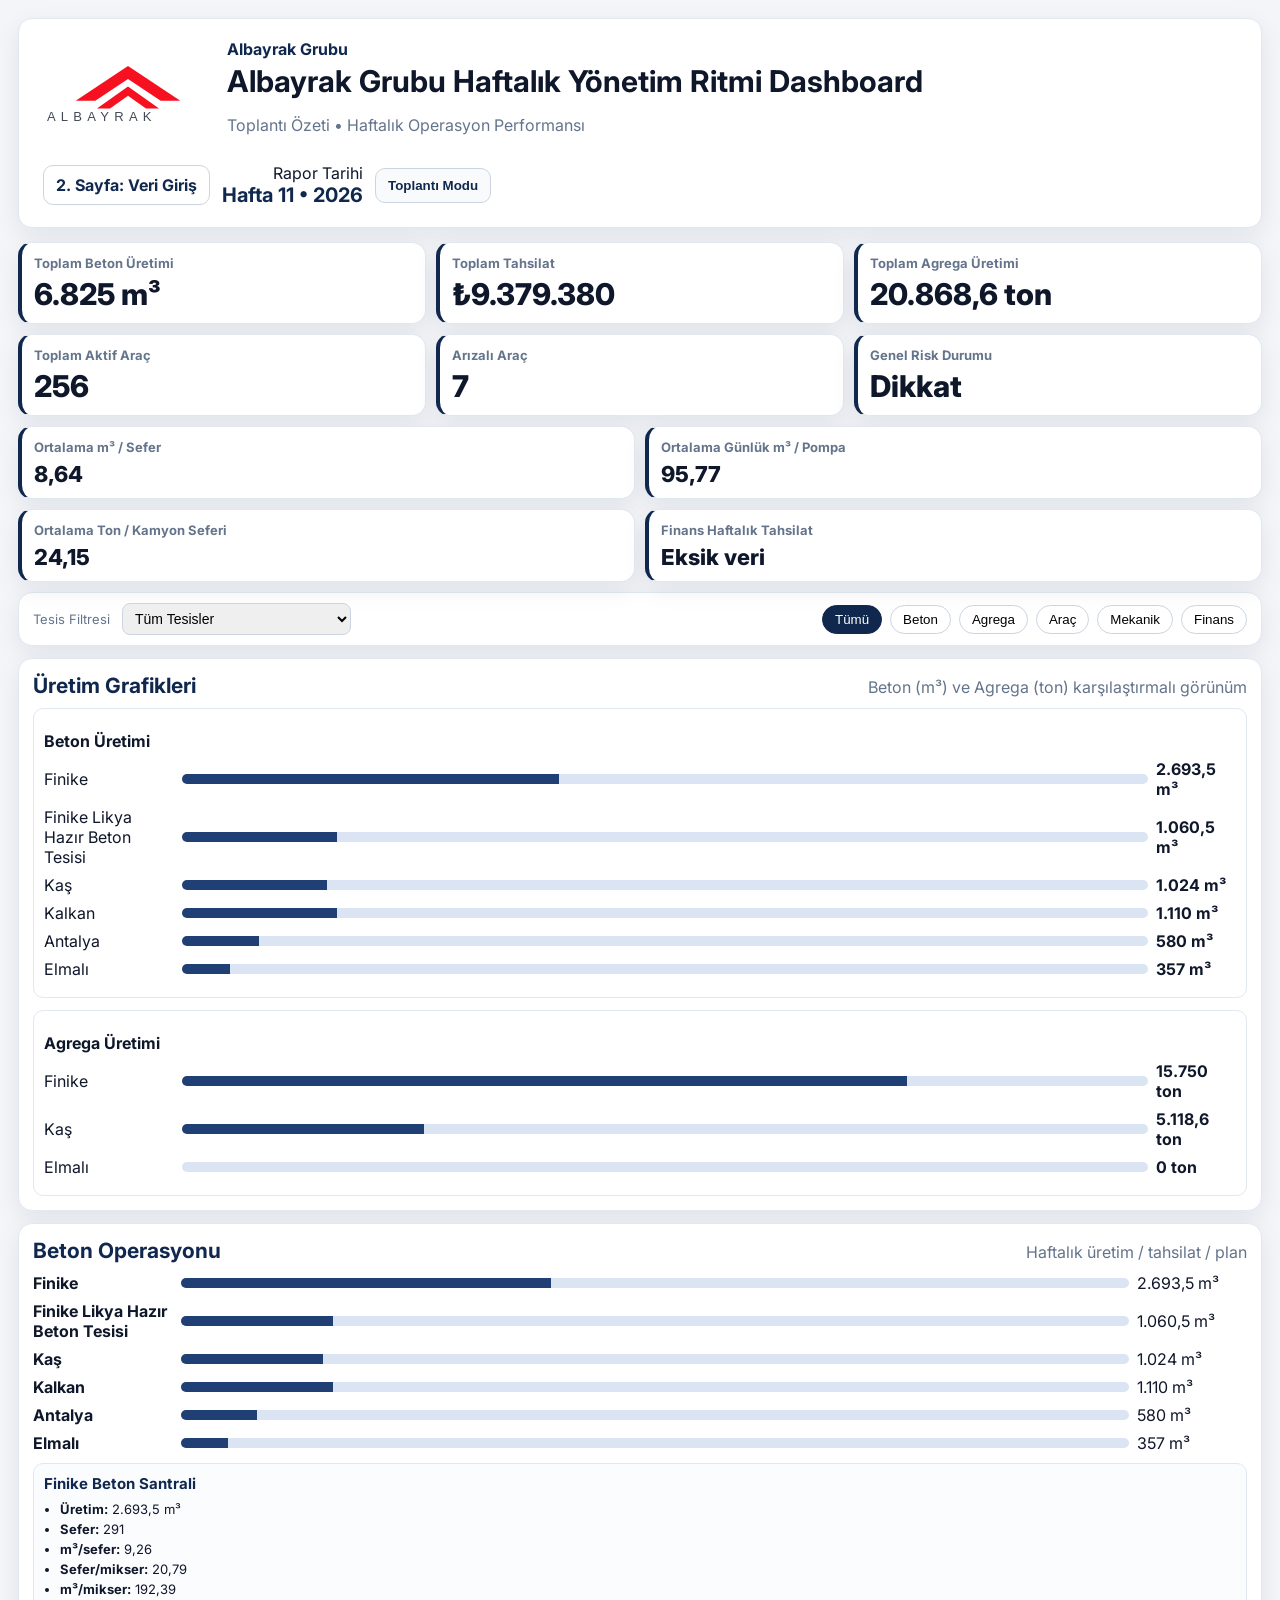
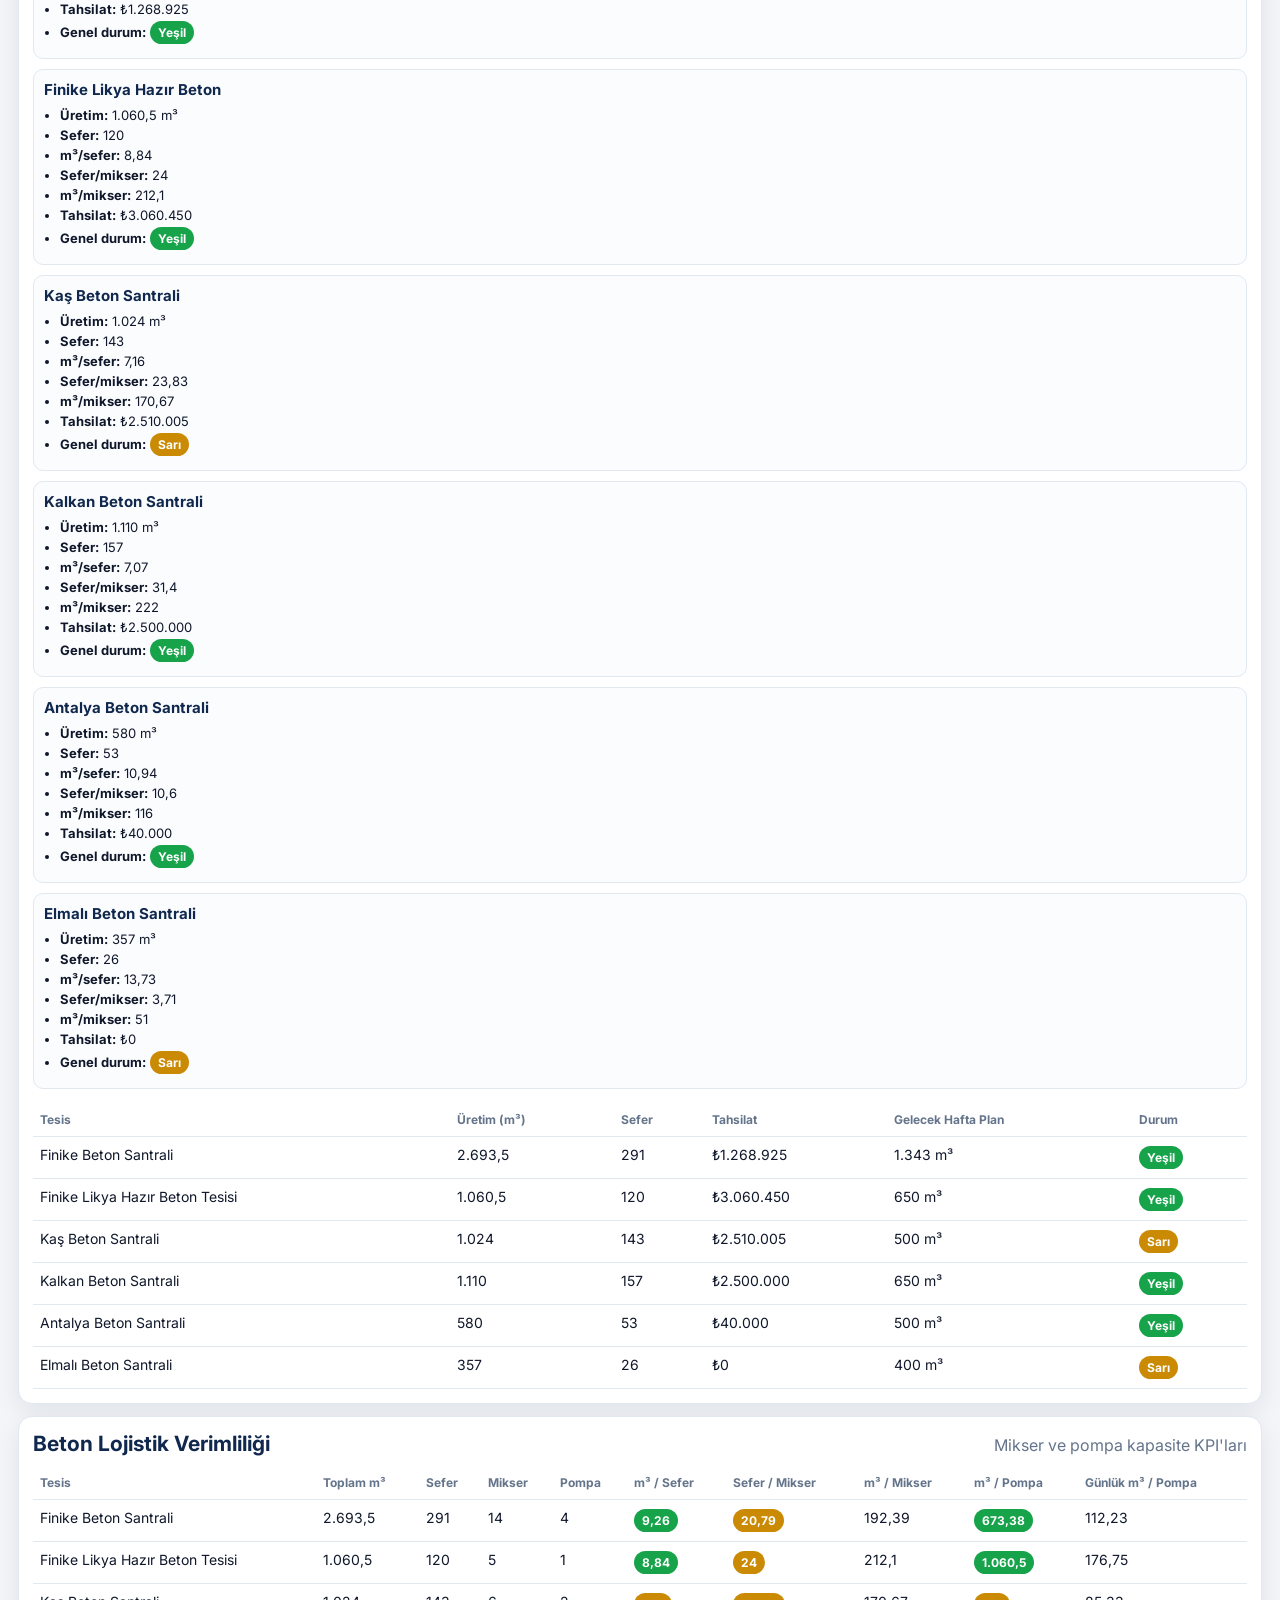
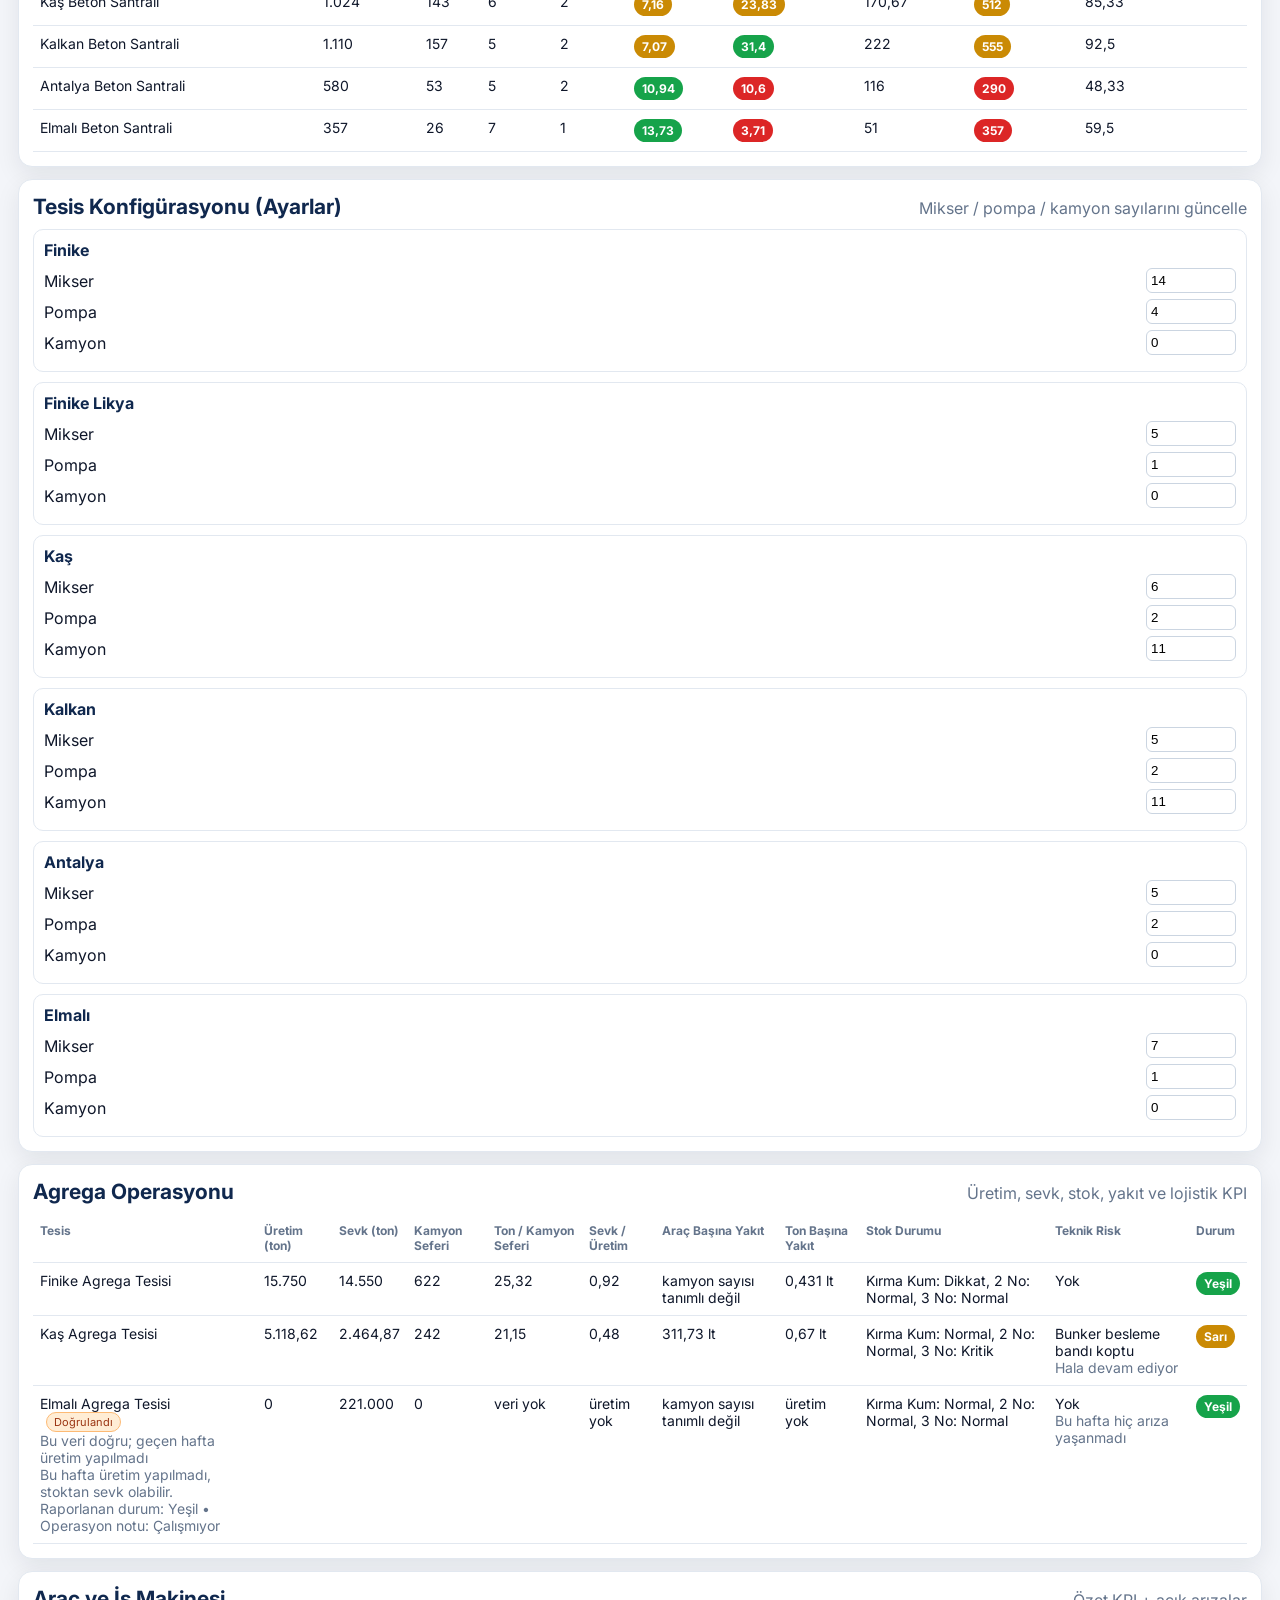
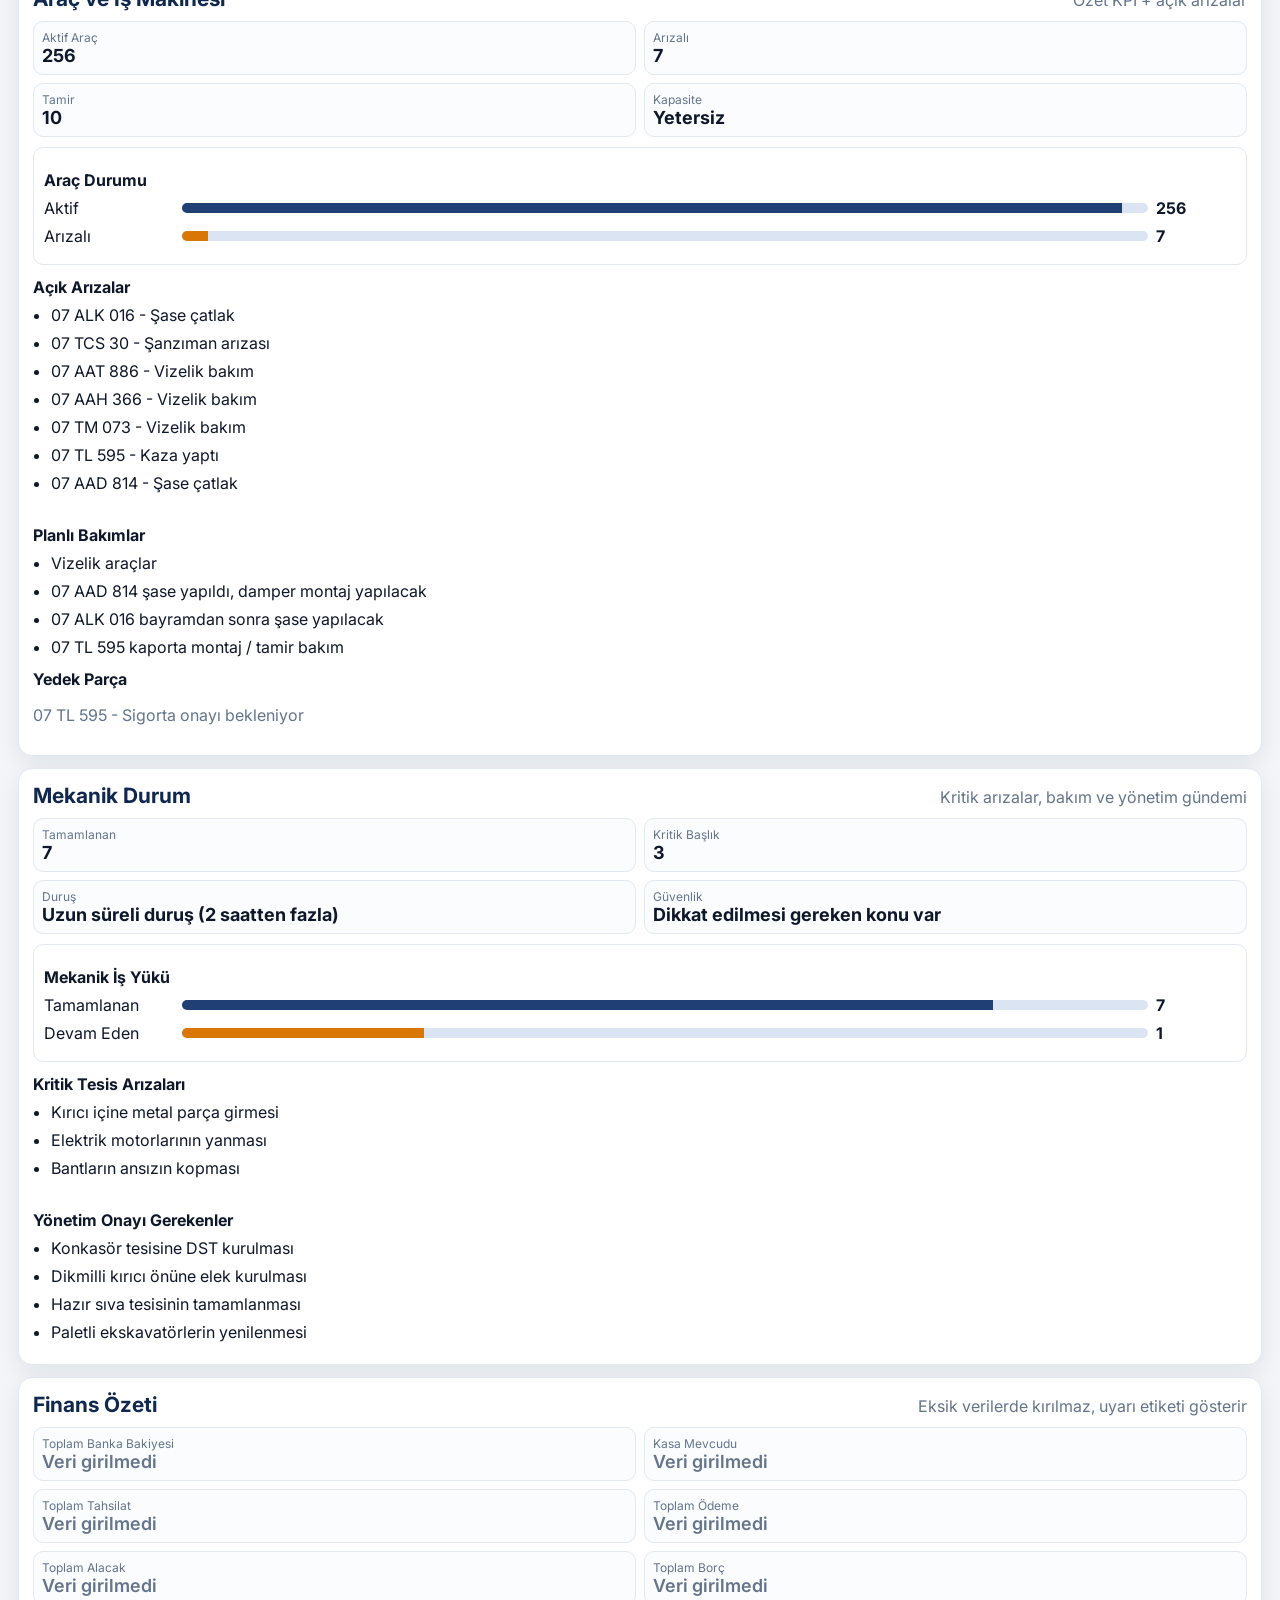
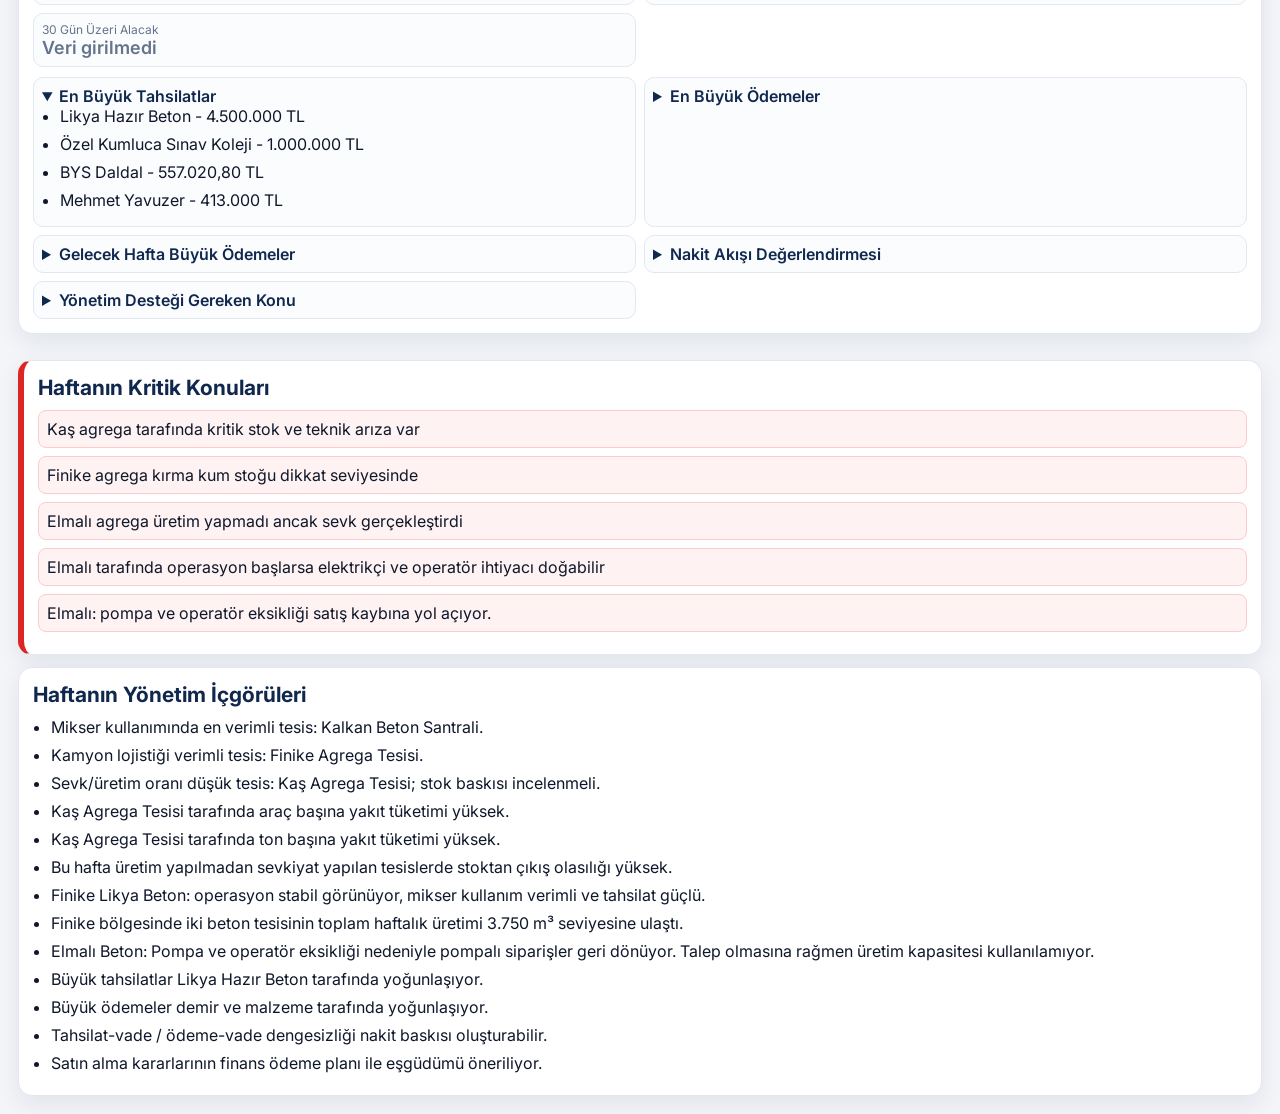
<file: index.html>
<!doctype html>
<html lang="tr">
  <head>
    <meta charset="UTF-8" />
    <meta name="viewport" content="width=device-width, initial-scale=1.0" />
    <title>Albayrak Grubu Haftalık Yönetim Ritmi Dashboard</title>
    <link rel="preconnect" href="https://fonts.googleapis.com" />
    <link rel="preconnect" href="https://fonts.gstatic.com" crossorigin />
    <link href="https://fonts.googleapis.com/css2?family=Inter:wght@400;500;600;700;800&display=swap" rel="stylesheet" />
    <link rel="stylesheet" href="styles.css" />
  </head>
  <body>
    <main class="dashboard">
      <header class="topbar card">
        <div class="brand">
          <img src="logo.svg" alt="Albayrak Grubu" class="brand-logo" />
          <div>
            <p class="eyebrow">Albayrak Grubu</p>
            <h1>Albayrak Grubu Haftalık Yönetim Ritmi Dashboard</h1>
            <p class="subtitle">Toplantı Özeti • Haftalık Operasyon Performansı</p>
          </div>
        </div>
        <div class="header-actions">
          <a class="btn ghost" href="veri-giris.html">2. Sayfa: Veri Giriş</a>
          <div class="week-box">
            <p>Rapor Tarihi</p>
            <strong id="reportDate"></strong>
          </div>
          <button id="meetingModeBtn" class="btn">Toplantı Modu</button>
        </div>
      </header>

      <section class="kpi-grid" id="kpiGrid"></section>
      <section class="kpi-grid secondary" id="secondaryKpiGrid"></section>

      <section class="card controls">
        <div>
          <label for="plantFilter">Tesis Filtresi</label>
          <select id="plantFilter"></select>
        </div>
        <div class="tabs" id="tabButtons">
          <button class="tab active" data-tab="all">Tümü</button>
          <button class="tab" data-tab="concrete">Beton</button>
          <button class="tab" data-tab="aggregate">Agrega</button>
          <button class="tab" data-tab="fleet">Araç</button>
          <button class="tab" data-tab="mechanical">Mekanik</button>
          <button class="tab" data-tab="finance">Finans</button>
        </div>
      </section>

      <article class="card section-card" id="section-production-charts" data-group="all">
        <div class="section-head">
          <h2>Üretim Grafikleri</h2>
          <span class="muted">Beton (m³) ve Agrega (ton) karşılaştırmalı görünüm</span>
        </div>
        <div class="chart-grid" id="productionCharts"></div>
      </article>

      <div class="layout-grid">
        <section class="main-column">
          <article class="card section-card" id="section-concrete" data-group="concrete">
            <div class="section-head">
              <h2>Beton Operasyonu</h2>
              <span class="muted">Haftalık üretim / tahsilat / plan</span>
            </div>
            <div id="betonBars" class="bar-list"></div>
            <div id="concreteCards" class="concrete-cards"></div>
            <div class="table-wrap">
              <table>
                <thead>
                  <tr>
                    <th>Tesis</th>
                    <th>Üretim (m³)</th>
                    <th>Sefer</th>
                    <th>Tahsilat</th>
                    <th>Gelecek Hafta Plan</th>
                    <th>Durum</th>
                  </tr>
                </thead>
                <tbody id="betonTableBody"></tbody>
              </table>
            </div>
          </article>

          <article class="card section-card" id="section-logistics" data-group="concrete">
            <div class="section-head">
              <h2>Beton Lojistik Verimliliği</h2>
              <span class="muted">Mikser ve pompa kapasite KPI'ları</span>
            </div>
            <div class="table-wrap">
              <table>
                <thead>
                  <tr>
                    <th>Tesis</th>
                    <th>Toplam m³</th>
                    <th>Sefer</th>
                    <th>Mikser</th>
                    <th>Pompa</th>
                    <th>m³ / Sefer</th>
                    <th>Sefer / Mikser</th>
                    <th>m³ / Mikser</th>
                    <th>m³ / Pompa</th>
                    <th>Günlük m³ / Pompa</th>
                  </tr>
                </thead>
                <tbody id="logisticsTableBody"></tbody>
              </table>
            </div>
          </article>

          <article class="card section-card" id="section-settings" data-group="concrete">
            <div class="section-head">
              <h2>Tesis Konfigürasyonu (Ayarlar)</h2>
              <span class="muted">Mikser / pompa / kamyon sayılarını güncelle</span>
            </div>
            <div id="settingsGrid" class="settings-grid"></div>
          </article>

          <article class="card section-card" id="section-aggregate" data-group="aggregate">
            <div class="section-head">
              <h2>Agrega Operasyonu</h2>
              <span class="muted">Üretim, sevk, stok, yakıt ve lojistik KPI</span>
            </div>
            <div class="table-wrap">
              <table>
                <thead>
                  <tr>
                    <th>Tesis</th>
                    <th>Üretim (ton)</th>
                    <th>Sevk (ton)</th>
                    <th>Kamyon Seferi</th>
                    <th>Ton / Kamyon Seferi</th>
                    <th>Sevk / Üretim</th>
                    <th>Araç Başına Yakıt</th>
                    <th>Ton Başına Yakıt</th>
                    <th>Stok Durumu</th>
                    <th>Teknik Risk</th>
                    <th>Durum</th>
                  </tr>
                </thead>
                <tbody id="agregaTableBody"></tbody>
              </table>
            </div>
          </article>

          <article class="card section-card" id="section-fleet" data-group="fleet">
            <div class="section-head"><h2>Araç ve İş Makinesi</h2><span class="muted">Özet KPI + açık arızalar</span></div>
            <div class="mini-kpis" id="fleetMiniKpis"></div>
            <div class="chart-grid two" id="fleetCharts"></div>
            <div class="split-2">
              <div>
                <h3>Açık Arızalar</h3>
                <ul id="openFaults" class="bullet-list"></ul>
              </div>
              <div>
                <h3>Planlı Bakımlar</h3>
                <ul id="plannedVehicleMaint" class="bullet-list"></ul>
                <h3>Yedek Parça</h3>
                <p id="waitingSpare" class="muted"></p>
              </div>
            </div>
          </article>

          <article class="card section-card" id="section-mechanical" data-group="mechanical">
            <div class="section-head"><h2>Mekanik Durum</h2><span class="muted">Kritik arızalar, bakım ve yönetim gündemi</span></div>
            <div class="mini-kpis" id="mechanicalMiniKpis"></div>
            <div class="chart-grid two" id="mechanicalCharts"></div>
            <div class="split-2">
              <div>
                <h3>Kritik Tesis Arızaları</h3>
                <ul id="mechanicCritical" class="bullet-list"></ul>
              </div>
              <div>
                <h3>Yönetim Onayı Gerekenler</h3>
                <ul id="mechanicApprovals" class="bullet-list"></ul>
              </div>
            </div>
          </article>

          <article class="card section-card" id="section-finance" data-group="finance">
            <div class="section-head"><h2>Finans Özeti</h2><span class="muted">Eksik verilerde kırılmaz, uyarı etiketi gösterir</span></div>
            <div class="mini-kpis" id="financeKpis"></div>
            <div class="finance-grid">
              <details open><summary>En Büyük Tahsilatlar</summary><ul id="financeCollections" class="bullet-list"></ul></details>
              <details><summary>En Büyük Ödemeler</summary><ul id="financePayments" class="bullet-list"></ul></details>
              <details><summary>Gelecek Hafta Büyük Ödemeler</summary><ul id="financeNextPayments" class="bullet-list"></ul></details>
              <details><summary>Nakit Akışı Değerlendirmesi</summary><p id="financeCashflow" class="muted"></p></details>
              <details><summary>Yönetim Desteği Gereken Konu</summary><p id="financeManagement" class="muted"></p></details>
            </div>
          </article>
        </section>

        <aside class="side-column">
          <article class="card alarm-card" id="section-risks">
            <div class="section-head"><h2>Haftanın Kritik Konuları</h2></div>
            <ul id="criticalIssues" class="alert-list"></ul>
          </article>

          <article class="card insight-card" id="section-insights">
            <div class="section-head"><h2>Haftanın Yönetim İçgörüleri</h2></div>
            <ul id="insightList" class="bullet-list"></ul>
          </article>
        </aside>
      </div>
    </main>

    <aside class="drawer" id="plantDrawer" aria-hidden="true">
      <div class="drawer-content card">
        <button id="closeDrawer" class="close-btn">Kapat ✕</button>
        <h2 id="drawerTitle"></h2>
        <div id="drawerBody" class="drawer-body"></div>
      </div>
    </aside>

    <script src="script.js"></script>
  </body>
</html>
</file>
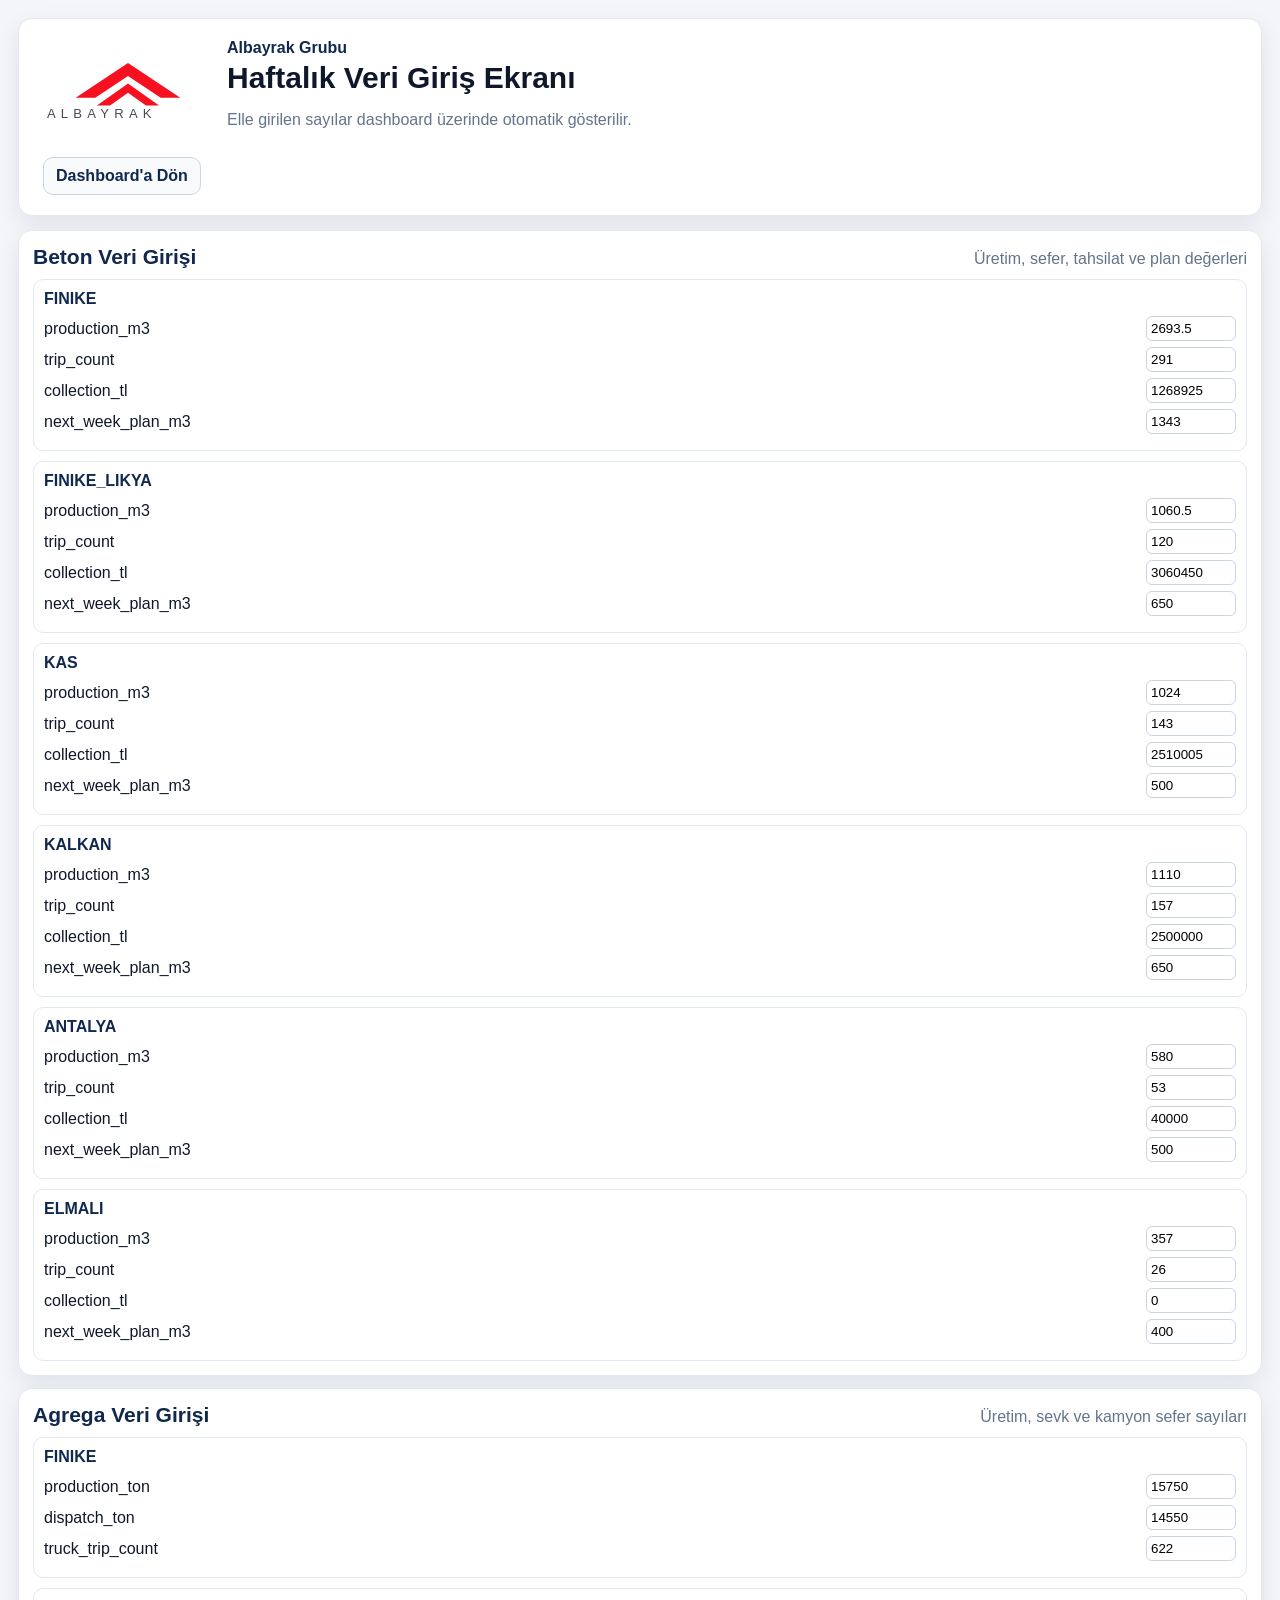
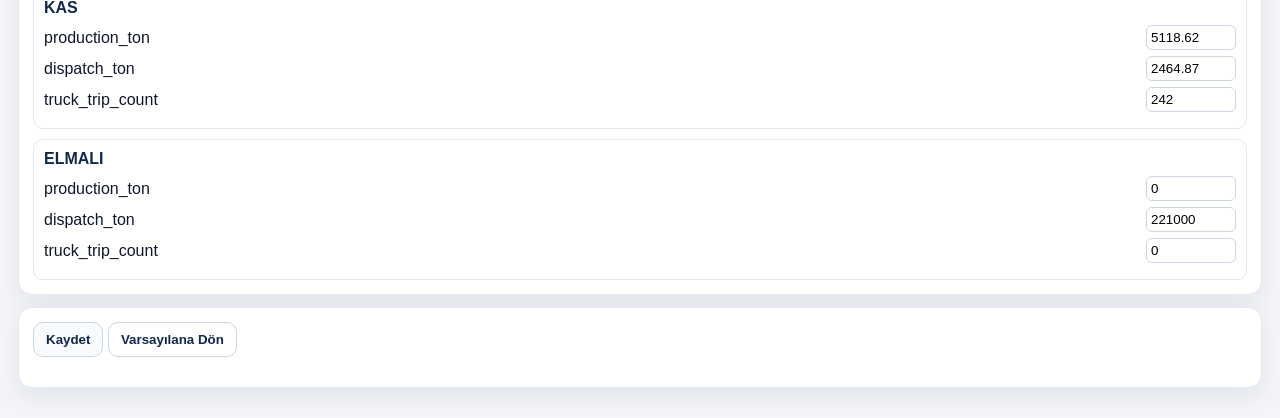
<file: veri-giris.html>
<!doctype html>
<html lang="tr">
  <head>
    <meta charset="UTF-8" />
    <meta name="viewport" content="width=device-width, initial-scale=1.0" />
    <title>Veri Giriş | Albayrak Grubu</title>
    <link rel="stylesheet" href="styles.css" />
  </head>
  <body>
    <main class="dashboard">
      <header class="topbar card">
        <div class="brand">
          <img src="logo.svg" alt="Albayrak Grubu" class="brand-logo" />
          <div>
            <p class="eyebrow">Albayrak Grubu</p>
            <h1>Haftalık Veri Giriş Ekranı</h1>
            <p class="subtitle">Elle girilen sayılar dashboard üzerinde otomatik gösterilir.</p>
          </div>
        </div>
        <a class="btn" href="index.html">Dashboard'a Dön</a>
      </header>

      <article class="card section-card">
        <div class="section-head">
          <h2>Beton Veri Girişi</h2>
          <span class="muted">Üretim, sefer, tahsilat ve plan değerleri</span>
        </div>
        <div id="concreteInputGrid" class="settings-grid"></div>
      </article>

      <article class="card section-card">
        <div class="section-head">
          <h2>Agrega Veri Girişi</h2>
          <span class="muted">Üretim, sevk ve kamyon sefer sayıları</span>
        </div>
        <div id="aggregateInputGrid" class="settings-grid"></div>
      </article>

      <article class="card section-card">
        <button class="btn" id="saveInputBtn">Kaydet</button>
        <button class="btn ghost" id="resetInputBtn">Varsayılana Dön</button>
        <p class="muted" id="inputStatus"></p>
      </article>
    </main>

    <script>
      const STORAGE_KEY = "albayrak_manual_data_v1";
      const base = {
        concrete: {
          finike: { production_m3: 2693.5, trip_count: 291, collection_tl: 1268925, next_week_plan_m3: 1343 },
          finike_likya: { production_m3: 1060.5, trip_count: 120, collection_tl: 3060450, next_week_plan_m3: 650 },
          kas: { production_m3: 1024, trip_count: 143, collection_tl: 2510005, next_week_plan_m3: 500 },
          kalkan: { production_m3: 1110, trip_count: 157, collection_tl: 2500000, next_week_plan_m3: 650 },
          antalya: { production_m3: 580, trip_count: 53, collection_tl: 40000, next_week_plan_m3: 500 },
          elmali: { production_m3: 357, trip_count: 26, collection_tl: 0, next_week_plan_m3: 400 }
        },
        aggregate: {
          finike: { production_ton: 15750, dispatch_ton: 14550, truck_trip_count: 622 },
          kas: { production_ton: 5118.62, dispatch_ton: 2464.87, truck_trip_count: 242 },
          elmali: { production_ton: 0, dispatch_ton: 221000, truck_trip_count: 0 }
        }
      };

      const saved = JSON.parse(localStorage.getItem(STORAGE_KEY) || "null") || base;

      function renderGrid(elId, dataset, fields) {
        const el = document.getElementById(elId);
        el.innerHTML = Object.entries(dataset).map(([key, obj]) => `
          <div class="setting-card">
            <h4>${key.toUpperCase()}</h4>
            ${fields.map((f) => `<label class='setting-row'>${f}<input type='number' step='0.01' data-group='${elId}' data-key='${key}' data-field='${f}' value='${obj[f] ?? 0}' /></label>`).join('')}
          </div>
        `).join("");
      }

      renderGrid("concreteInputGrid", saved.concrete, ["production_m3", "trip_count", "collection_tl", "next_week_plan_m3"]);
      renderGrid("aggregateInputGrid", saved.aggregate, ["production_ton", "dispatch_ton", "truck_trip_count"]);

      function collect() {
        const out = { concrete: {}, aggregate: {} };
        document.querySelectorAll("input[data-group='concreteInputGrid']").forEach((i) => {
          out.concrete[i.dataset.key] ||= {};
          out.concrete[i.dataset.key][i.dataset.field] = Number(i.value || 0);
        });
        document.querySelectorAll("input[data-group='aggregateInputGrid']").forEach((i) => {
          out.aggregate[i.dataset.key] ||= {};
          out.aggregate[i.dataset.key][i.dataset.field] = Number(i.value || 0);
        });
        return out;
      }

      document.getElementById("saveInputBtn").onclick = () => {
        localStorage.setItem(STORAGE_KEY, JSON.stringify(collect()));
        document.getElementById("inputStatus").textContent = "Kaydedildi. Dashboard sayfasına döndüğünüzde yeni değerler kullanılacaktır.";
      };

      document.getElementById("resetInputBtn").onclick = () => {
        localStorage.removeItem(STORAGE_KEY);
        location.reload();
      };
    </script>
  </body>
</html>
</file>
<file: styles.css>
:root {
  --bg: #f3f5f9;
  --card: #ffffff;
  --text: #0f172a;
  --muted: #64748b;
  --blue: #10284e;
  --line: #e2e8f0;
  --green: #16a34a;
  --yellow: #ca8a04;
  --red: #dc2626;
  --neutral: #64748b;
  --shadow: 0 8px 24px rgba(15, 23, 42, 0.08);
}
* { box-sizing: border-box; }
body { margin: 0; font-family: "Inter", -apple-system, BlinkMacSystemFont, "Segoe UI", sans-serif; color: var(--text); background: var(--bg); }
.dashboard { padding: 18px; max-width: 1900px; margin: 0 auto; }
.card { background: var(--card); border: 1px solid var(--line); border-radius: 14px; box-shadow: var(--shadow); }

.topbar { padding: 20px 24px; display: flex; justify-content: space-between; align-items: center; margin-bottom: 14px; gap: 12px; }
.brand { display: flex; align-items: center; gap: 14px; }
.brand-logo { width: 170px; max-width: 30vw; height: auto; display: block; flex-shrink: 0; object-fit: contain; }
.eyebrow { margin: 0 0 4px; font-weight: 700; color: var(--blue); }
h1 { margin: 0; font-size: 30px; }
.subtitle, .muted { color: var(--muted); }
.header-actions { display: flex; gap: 12px; align-items: center; }
.week-box { text-align: right; }
.week-box p { margin: 0; }
.week-box strong { font-size: 20px; color: var(--blue); }

.btn { border: 1px solid #cbd5e1; background: #f8fafc; color: var(--blue); padding: 9px 12px; border-radius: 10px; cursor: pointer; font-weight: 700; text-decoration: none; }
.btn.ghost { background: #fff; }

.controls { padding: 10px 14px; margin-bottom: 12px; display: flex; justify-content: space-between; align-items: center; gap: 10px; }
.controls label { font-size: 13px; color: var(--muted); margin-right: 8px; }
select { border: 1px solid #cbd5e1; border-radius: 8px; padding: 6px 8px; font-size: 14px; }
.tabs { display: flex; gap: 8px; flex-wrap: wrap; }
.tab { border: 1px solid #cbd5e1; border-radius: 999px; padding: 6px 12px; background: #fff; cursor: pointer; }
.tab.active { background: #10284e; color: #fff; border-color: #10284e; }

.kpi-grid { display: grid; grid-template-columns: repeat(6, minmax(0, 1fr)); gap: 10px; margin-bottom: 10px; }
.kpi-grid.secondary { grid-template-columns: repeat(4, minmax(0, 1fr)); }
.kpi-card { padding: 12px; border-left: 4px solid var(--blue); }
.kpi-card h3 { margin: 0; font-size: 13px; color: var(--muted); }
.kpi-card .value { font-size: 30px; font-weight: 800; line-height: 1.1; margin-top: 7px; }
.kpi-card.secondary .value { font-size: 22px; }

.layout-grid { display: grid; grid-template-columns: 2.2fr 1fr; gap: 14px; }
.section-card { padding: 14px; margin-bottom: 12px; }
.section-head { display: flex; justify-content: space-between; margin-bottom: 10px; align-items: baseline; }
h2 { margin: 0; font-size: 21px; color: var(--blue); }
h3 { margin: 12px 0 8px; font-size: 16px; }
.table-wrap { overflow-x: auto; }
table { width: 100%; border-collapse: collapse; font-size: 14px; }
th, td { text-align: left; padding: 9px 7px; border-bottom: 1px solid var(--line); vertical-align: top; }
th { font-size: 12px; color: var(--muted); }
.clickable { cursor: pointer; }
.clickable:hover { background: #f8fafc; }

.bar-row { display: grid; grid-template-columns: 140px 1fr 110px; align-items: center; gap: 8px; margin-bottom: 8px; }
.bar, .chart-bar { height: 10px; background: #dbe4f3; border-radius: 999px; overflow: hidden; }
.bar > span, .chart-bar i { display: block; height: 100%; background: #1f3f75; }
.chart-bar i.warn { background: #d97706; }

.chart-grid { display: grid; grid-template-columns: 1fr 1fr; gap: 12px; }
.chart-grid.two { grid-template-columns: 1fr 1fr; }
.chart-card { border: 1px solid var(--line); border-radius: 10px; padding: 10px; }
.chart-row { display: grid; grid-template-columns: 130px 1fr 80px; align-items: center; gap: 8px; margin-bottom: 8px; }

.mini-kpis { display: grid; grid-template-columns: repeat(4, 1fr); gap: 8px; margin-bottom: 10px; }
.mini-kpi { border: 1px solid var(--line); border-radius: 10px; padding: 8px; background: #fbfcfe; }
.mini-kpi p { margin: 0; color: var(--muted); font-size: 12px; }
.mini-kpi strong { font-size: 18px; }

.concrete-cards { display: grid; grid-template-columns: repeat(3, 1fr); gap: 10px; margin: 10px 0 14px; }
.concrete-card { border: 1px solid var(--line); border-radius: 10px; padding: 10px; background: #fbfcfe; }
.concrete-card h4 { margin: 0 0 8px; color: var(--blue); font-size: 15px; }
.concrete-card ul { margin: 0; padding-left: 16px; font-size: 13px; }
.concrete-card li { margin-bottom: 4px; }

.status { display: inline-block; padding: 4px 8px; border-radius: 999px; color: #fff; font-weight: 700; font-size: 12px; }
.status.green { background: var(--green); }
.status.yellow { background: var(--yellow); }
.status.red { background: var(--red); }
.status.neutral { background: var(--neutral); }

.metric-list, .bullet-list, .alert-list { margin: 0; padding-left: 18px; }
.metric-list li, .bullet-list li, .alert-list li { margin-bottom: 8px; }
.split-2 { display: grid; grid-template-columns: 1fr 1fr; gap: 12px; }

.settings-grid { display: grid; grid-template-columns: repeat(3, 1fr); gap: 10px; }
.setting-card { border: 1px solid var(--line); border-radius: 10px; padding: 10px; }
.setting-card h4 { margin: 0 0 8px; color: var(--blue); }
.setting-row { display: grid; grid-template-columns: 1fr 90px; align-items: center; margin-bottom: 6px; }
.setting-row input { width: 100%; padding: 4px; border: 1px solid #cbd5e1; border-radius: 6px; }

.alarm-card { padding: 14px; border-left: 6px solid var(--red); margin-bottom: 12px; }
.alert-list li { list-style: none; margin-left: -18px; background: #fef2f2; border: 1px solid #fecaca; border-radius: 8px; padding: 8px; cursor: pointer; }
.insight-card { padding: 14px; }
.warn-badge { font-size: 11px; color: #9a3412; background: #ffedd5; border: 1px solid #fdba74; border-radius: 999px; padding: 2px 7px; display: inline-block; margin-left: 6px; }

.hidden-by-tab { display: none; }
.highlight { outline: 3px solid #f59e0b; scroll-margin-top: 20px; }

.drawer { position: fixed; inset: 0; background: rgba(15, 23, 42, 0.35); display: none; align-items: center; justify-content: center; padding: 20px; }
.drawer.open { display: flex; }
.drawer-content { width: min(850px, 95vw); max-height: 92vh; overflow-y: auto; padding: 18px; position: relative; }
.close-btn { position: absolute; right: 12px; top: 12px; border: 0; background: transparent; cursor: pointer; font-weight: 700; }
.drawer-grid { display: grid; grid-template-columns: 1fr 1fr; gap: 10px; }
.drawer-grid div { border-bottom: 1px solid var(--line); padding-bottom: 6px; }

.meeting-mode .kpi-card .value { font-size: 38px; }
.meeting-mode table { font-size: 16px; }
.meeting-mode .muted { display: none !important; }
.meeting-mode h2 { font-size: 24px; }

@media (max-width: 1500px) {
  .topbar { flex-direction: column; align-items: flex-start; }
  .header-actions { width: 100%; flex-wrap: wrap; }
  .kpi-grid { grid-template-columns: repeat(3, 1fr); }
  .kpi-grid.secondary { grid-template-columns: repeat(2, 1fr); }
  .layout-grid, .chart-grid, .chart-grid.two, .split-2, .settings-grid, .concrete-cards, .finance-grid { grid-template-columns: 1fr; }
  .mini-kpis { grid-template-columns: repeat(2, 1fr); }
}

.finance-grid { display: grid; grid-template-columns: 1fr 1fr; gap: 8px; }
.finance-grid details { border: 1px solid var(--line); border-radius: 10px; padding: 8px; background: #fbfcfe; }
.finance-grid summary { cursor: pointer; font-weight: 600; color: var(--blue); }
.tag-muted { color: var(--muted); font-weight: 600; }
</file>
